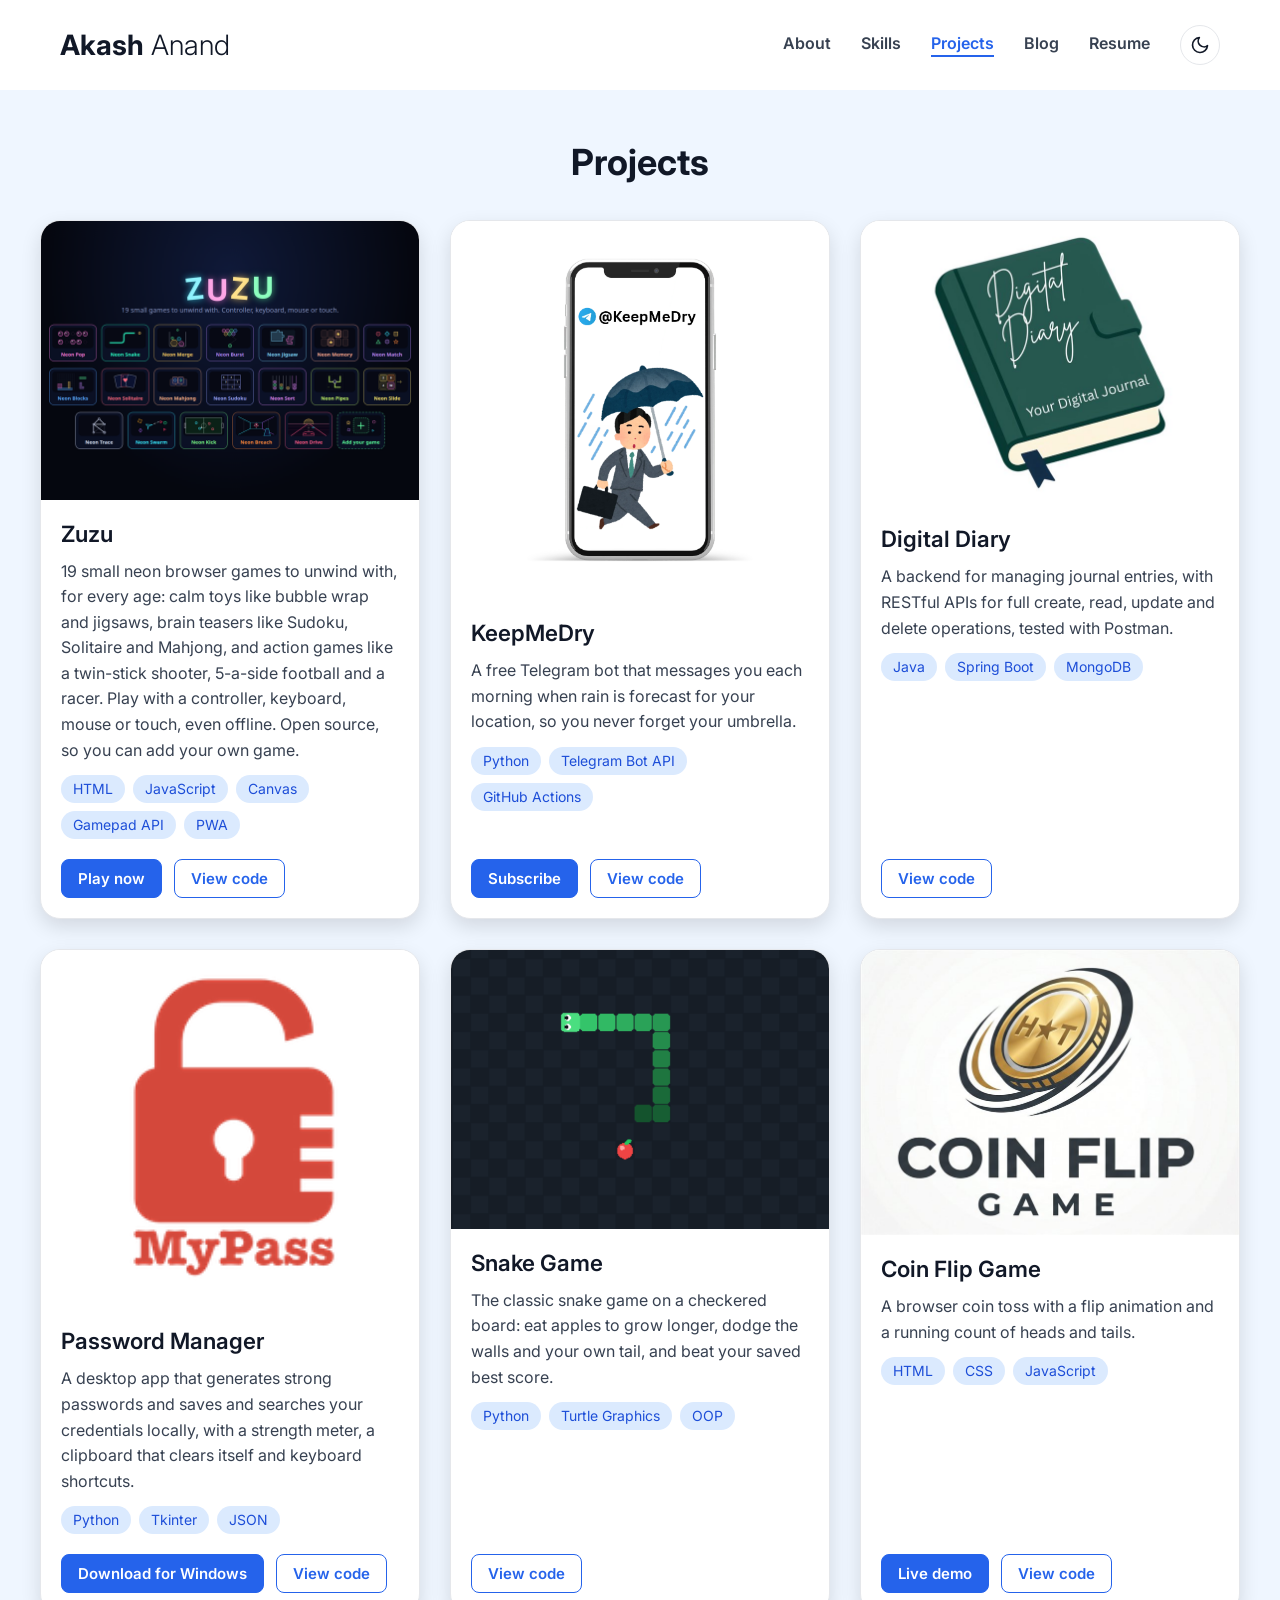
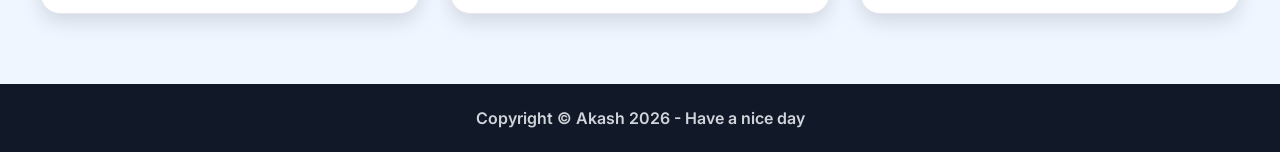
<file: project.html>
<!DOCTYPE html>
<html lang="en">
<head>
    <meta charset="UTF-8">
    <meta name="viewport" content="width=device-width, initial-scale=1">
    <title>Projects | Akash Anand</title>
    <meta name="description" content="Projects built by Akash Anand: Zuzu, KeepMeDry, Digital Diary, a Password Manager, a Snake Game and a Coin Flip game.">
    <meta property="og:type" content="website">
    <meta property="og:url" content="https://connectakash.com/project.html">
    <meta property="og:title" content="Projects | Akash Anand">
    <meta property="og:description" content="Projects built by Akash Anand.">
    <meta property="og:image" content="https://connectakash.com/resources/akash.jpeg">
    <script>
        // Apply a saved theme before the page draws, so it doesn't flash.
        try { var t = localStorage.getItem("theme"); if (t === "light" || t === "dark") document.documentElement.dataset.theme = t; } catch (e) {}
    </script>
    <link rel="icon" href="/favicon.svg" type="image/svg+xml">
    <link rel="preconnect" href="https://fonts.googleapis.com">
    <link rel="preconnect" href="https://fonts.gstatic.com" crossorigin>
    <link rel="stylesheet" href="https://fonts.googleapis.com/css2?family=Inter:wght@300;400;600;700&display=swap">
    <link rel="stylesheet" href="/index.css">
    <link rel="stylesheet" href="/project.css">
</head>
<body>
    <header>
        <a class="name" href="/"><span class="first-name">Akash</span> <span class="last-name">Anand</span></a>
        <div class="header-actions">
            <nav class="nav-links" aria-label="Main">
                <a href="/#about">About</a>
                <a href="/#skills">Skills</a>
                <a href="/project.html" aria-current="page">Projects</a>
                <a href="/blog.html">Blog</a>
                <a href="/resources/assetResume.pdf" target="_blank" rel="noopener">Resume</a>
            </nav>
            <button id="theme-toggle" class="theme-toggle" type="button" aria-label="Dark mode">
                <svg class="icon-moon" viewBox="0 0 24 24" fill="none" stroke="currentColor" stroke-width="2" stroke-linecap="round" stroke-linejoin="round" aria-hidden="true"><path d="M21 12.79A9 9 0 1 1 11.21 3 7 7 0 0 0 21 12.79z"/></svg>
                <svg class="icon-sun" viewBox="0 0 24 24" fill="none" stroke="currentColor" stroke-width="2" stroke-linecap="round" stroke-linejoin="round" aria-hidden="true"><circle cx="12" cy="12" r="4"/><path d="M12 2v2M12 20v2M4.93 4.93l1.41 1.41M17.66 17.66l1.41 1.41M2 12h2M20 12h2M4.93 19.07l1.41-1.41M17.66 6.34l1.41-1.41"/></svg>
            </button>
        </div>
    </header>

    <main class="projects">
        <h1>Projects</h1>
        <div class="projects-container">

            <article class="project-card">
                <div class="project-frame">
                    <img src="/resources/zuzuLogo.png" alt="Zuzu: grid of all 19 neon games" class="project-image">
                </div>
                <div class="project-body">
                    <h2>Zuzu</h2>
                    <p>19 small neon browser games to unwind with, for every age: calm toys like bubble wrap and jigsaws, brain teasers like Sudoku, Solitaire and Mahjong, and action games like a twin-stick shooter, 5-a-side football and a racer. Play with a controller, keyboard, mouse or touch, even offline. Open source, so you can add your own game.</p>
                    <ul class="chips"><li>HTML</li><li>JavaScript</li><li>Canvas</li><li>Gamepad API</li><li>PWA</li></ul>
                    <div class="project-links">
                        <a href="https://iamgnu.github.io/zuzu/" class="primary" target="_blank" rel="noopener">Play now</a>
                        <a href="https://github.com/iamGNU/zuzu" target="_blank" rel="noopener">View code</a>
                    </div>
                </div>
            </article>

            <article class="project-card">
                <div class="project-frame">
                    <img src="/resources/KeepMeDry_logo.png" alt="KeepMeDry logo" class="project-image">
                </div>
                <div class="project-body">
                    <h2>KeepMeDry</h2>
                    <p>A free Telegram bot that messages you each morning when rain is forecast for your location, so you never forget your umbrella.</p>
                    <ul class="chips"><li>Python</li><li>Telegram Bot API</li><li>GitHub Actions</li></ul>
                    <div class="project-links">
                        <a href="https://t.me/KeepMeDryBot" class="primary" id="subscribe-keepmedry" target="_blank" rel="noopener">Subscribe</a>
                        <a href="https://github.com/iamGNU/KeepMeDry" target="_blank" rel="noopener">View code</a>
                    </div>
                </div>
            </article>

            <article class="project-card">
                <div class="project-frame">
                    <img src="/resources/digitalDiaryLogo.jpg" alt="Digital Diary logo" class="project-image">
                </div>
                <div class="project-body">
                    <h2>Digital Diary</h2>
                    <p>A backend for managing journal entries, with RESTful APIs for full create, read, update and delete operations, tested with Postman.</p>
                    <ul class="chips"><li>Java</li><li>Spring Boot</li><li>MongoDB</li></ul>
                    <div class="project-links">
                        <a href="https://github.com/iamGNU/DigitalDiary" target="_blank" rel="noopener">View code</a>
                    </div>
                </div>
            </article>

            <article class="project-card">
                <div class="project-frame">
                    <img src="/resources/passwordManagerLogo.png" alt="Password Manager logo" class="project-image">
                </div>
                <div class="project-body">
                    <h2>Password Manager</h2>
                    <p>A desktop app that generates strong passwords and saves and searches your credentials locally, with a strength meter, a clipboard that clears itself and keyboard shortcuts.</p>
                    <ul class="chips"><li>Python</li><li>Tkinter</li><li>JSON</li></ul>
                    <div class="project-links">
                        <a href="https://github.com/iamGNU/password_manager/releases/latest/download/PasswordManager.exe" class="primary" download title="Windows app, no install needed">Download for Windows</a>
                        <a href="https://github.com/iamGNU/password_manager" target="_blank" rel="noopener">View code</a>
                    </div>
                </div>
            </article>

            <article class="project-card">
                <div class="project-frame">
                    <img src="/resources/snakeGameLogo.png" alt="Snake Game screenshot" class="project-image">
                </div>
                <div class="project-body">
                    <h2>Snake Game</h2>
                    <p>The classic snake game on a checkered board: eat apples to grow longer, dodge the walls and your own tail, and beat your saved best score.</p>
                    <ul class="chips"><li>Python</li><li>Turtle Graphics</li><li>OOP</li></ul>
                    <div class="project-links">
                        <a href="https://github.com/iamGNU/snake_game" target="_blank" rel="noopener">View code</a>
                    </div>
                </div>
            </article>

            <article class="project-card">
                <div class="project-frame">
                    <img src="/resources/flipCoinLogo.jpg" alt="Coin Flip Game logo" class="project-image">
                </div>
                <div class="project-body">
                    <h2>Coin Flip Game</h2>
                    <p>A browser coin toss with a flip animation and a running count of heads and tails.</p>
                    <ul class="chips"><li>HTML</li><li>CSS</li><li>JavaScript</li></ul>
                    <div class="project-links">
                        <a href="/coin_flip_game.html" class="primary">Live demo</a>
                        <a href="https://github.com/codecopakash/connectakash" target="_blank" rel="noopener">View code</a>
                    </div>
                </div>
            </article>

        </div>
    </main>

    <!-- Shown on computers when someone clicks Subscribe on KeepMeDry -->
    <dialog id="subscribe-dialog" class="subscribe-dialog" aria-labelledby="subscribe-title">
        <button type="button" class="dialog-close" data-close aria-label="Close">&times;</button>
        <h2 id="subscribe-title">Subscribe to KeepMeDry</h2>
        <p>Get a Telegram message on mornings when rain is on the way.</p>

        <div class="subscribe-options">
            <div class="subscribe-option">
                <h3>On this computer</h3>
                <p>Opens the bot in Telegram Desktop or Telegram Web.</p>
                <a href="https://t.me/KeepMeDryBot" class="subscribe-open" target="_blank" rel="noopener">Open Telegram</a>
            </div>
            <div class="subscribe-option">
                <h3>On your phone</h3>
                <p>Scan with your phone's camera.</p>
                <img src="/resources/keepmedry-qr.svg" alt="QR code linking to t.me/KeepMeDryBot" class="subscribe-qr" width="180" height="180">
            </div>
        </div>

        <p class="subscribe-note">Then tap <strong>Start</strong> and share your location or type your city.</p>
    </dialog>

    <footer>
        <p>Copyright &copy; Akash 2026 - Have a nice day</p>
    </footer>
    <script src="/theme.js"></script>
    <script src="/subscribe.js"></script>
    <script data-goatcounter="https://connectakash.goatcounter.com/count" async src="https://gc.zgo.at/count.js"></script>
</body>
</html>
</file>
<file: index.css>
/* ---------- Colour tokens (light) ---------- */
:root {
  --bg: #ffffff;
  --bg-soft: #eff6ff;
  --surface: #ffffff;
  --text: #111827;
  --text-muted: #374151;
  --text-subtle: #4b5563;
  --accent: #2563eb;
  --accent-strong: #1d4ed8;
  --border: #e5e7eb;
  --chip-bg: #dbeafe;
  --chip-text: #1d4ed8;
  --footer-bg: #111827;
  --footer-text: #d1d5db;
  --shadow: 0 8px 20px rgba(0, 0, 0, 0.12);
  --icon-filter: none;
  color-scheme: light;
}

/* ---------- Colour tokens (dark) ----------
   By default the site follows the system setting. The theme toggle sets
   data-theme="light" or "dark" on <html> to override it. */
@media (prefers-color-scheme: dark) {
  :root:not([data-theme="light"]) {
    --bg: #0b1120;
    --bg-soft: #111827;
    --surface: #1f2937;
    --text: #f9fafb;
    --text-muted: #d1d5db;
    --text-subtle: #9ca3af;
    --accent: #60a5fa;
    --accent-strong: #93c5fd;
    --border: #374151;
    --chip-bg: #1e3a8a;
    --chip-text: #dbeafe;
    --footer-bg: #030712;
    --footer-text: #9ca3af;
    --shadow: 0 8px 20px rgba(0, 0, 0, 0.5);
    --icon-filter: invert(1);
    color-scheme: dark;
  }
}

:root[data-theme="dark"] {
  --bg: #0b1120;
  --bg-soft: #111827;
  --surface: #1f2937;
  --text: #f9fafb;
  --text-muted: #d1d5db;
  --text-subtle: #9ca3af;
  --accent: #60a5fa;
  --accent-strong: #93c5fd;
  --border: #374151;
  --chip-bg: #1e3a8a;
  --chip-text: #dbeafe;
  --footer-bg: #030712;
  --footer-text: #9ca3af;
  --shadow: 0 8px 20px rgba(0, 0, 0, 0.5);
  --icon-filter: invert(1);
  color-scheme: dark;
}

/* ---------- Base ---------- */
* {
  box-sizing: border-box;
}

html {
  scroll-behavior: smooth;
}

body {
  margin: 0;
  min-height: 100vh;
  display: flex;
  flex-direction: column;
  font-family: "Inter", Arial, sans-serif;
  background-color: var(--bg);
  color: var(--text);
}

main {
  flex: 1;
}

img {
  max-width: 100%;
}

a:focus-visible,
button:focus-visible {
  outline: 3px solid var(--accent);
  outline-offset: 3px;
}

/* ---------- Header ---------- */
header {
  display: flex;
  flex-wrap: wrap;
  gap: 12px 24px;
  padding: 25px 60px;
  align-items: center;
  justify-content: space-between;
  background-color: var(--bg);
}

header a {
  text-decoration: none;
  color: var(--text);
  font-weight: 600;
}

.name {
  font-size: 28px;
}

.first-name {
  font-weight: 700;
}

.last-name {
  font-weight: 300;
}

.nav-links {
  display: flex;
  flex-wrap: wrap;
  gap: 12px 30px;
}

.nav-links a {
  font-size: 16px;
  color: var(--text-muted);
  border-bottom: 2px solid transparent;
  padding-bottom: 2px;
}

.nav-links a:hover {
  color: var(--accent-strong);
}

.nav-links a[aria-current="page"] {
  color: var(--accent);
  border-bottom-color: var(--accent);
}

.header-actions {
  display: flex;
  flex-wrap: wrap;
  align-items: center;
  gap: 12px 30px;
}

/* ---------- Dark mode toggle ---------- */
.theme-toggle {
  display: inline-flex;
  align-items: center;
  justify-content: center;
  width: 40px;
  height: 40px;
  padding: 0;
  border-radius: 50%;
  border: 1px solid var(--border);
  background-color: var(--surface);
  color: var(--text);
  cursor: pointer;
  transition: background-color 0.2s ease;
}

.theme-toggle:hover {
  background-color: var(--border);
}

.theme-toggle svg {
  width: 20px;
  height: 20px;
}

/* Show the moon in light mode (click to go dark), the sun in dark mode. */
.theme-toggle .icon-sun {
  display: none;
}

:root[data-theme="dark"] .theme-toggle .icon-sun {
  display: block;
}

:root[data-theme="dark"] .theme-toggle .icon-moon {
  display: none;
}

@media (prefers-color-scheme: dark) {
  :root:not([data-theme="light"]) .theme-toggle .icon-sun {
    display: block;
  }

  :root:not([data-theme="light"]) .theme-toggle .icon-moon {
    display: none;
  }
}

/* ---------- Hero ---------- */
.hero {
  background-color: var(--bg-soft);
  padding: 70px 50px;
}

.hero-section {
  display: flex;
  justify-content: space-between;
  align-items: center;
  gap: 60px;
  max-width: 1100px;
  margin: 0 auto;
}

.hero-text {
  display: flex;
  flex-direction: column;
  align-items: flex-start;
  max-width: 500px;
}

.hero-text h1 {
  font-size: 52px;
  line-height: 1.2;
  margin: 0 0 16px 0;
}

.highlight {
  color: var(--accent);
}

.name-link {
  text-decoration: none;
  text-underline-offset: 6px;
  text-decoration-thickness: 3px;
}

.name-link:hover,
.name-link:focus-visible {
  text-decoration: underline;
}

.role {
  font-size: 20px;
  color: var(--text-muted);
  margin: 0 0 24px 0;
}

.resume-button {
  display: inline-flex;
  align-items: center;
  gap: 8px;
  padding: 12px 18px;
  border-radius: 8px;
  font-size: 16px;
  text-decoration: none;
  color: var(--text);
  background-color: var(--surface);
  border: 1px solid var(--border);
  transition: transform 0.3s ease, box-shadow 0.3s ease, background-color 0.3s ease;
}

.resume-button:hover {
  background-color: var(--border);
  transform: translateY(-2px);
  box-shadow: 0 4px 12px rgba(0, 0, 0, 0.2);
}

.icon {
  width: 18px;
  height: 18px;
  filter: var(--icon-filter);
}

.social-links {
  display: flex;
  margin-top: 30px;
  gap: 30px;
}

.social-links img {
  display: block;
  width: 30px;
  height: 30px;
  filter: var(--icon-filter);
  transition: transform 0.2s ease;
}

.social-links a:hover img {
  transform: scale(1.1);
}

.photo-frame {
  position: relative;
  width: 380px;
  height: 520px;
  flex-shrink: 0;
  margin-right: 20px;
}

.blue-frame {
  position: absolute;
  top: 10px;
  left: 20px;
  width: 100%;
  height: 100%;
  background-color: var(--accent);
  border-radius: 20px;
  transform: rotate(6deg);
  z-index: 1;
}

.my-image {
  position: relative;
  width: 100%;
  height: 100%;
  object-fit: cover;
  border-radius: 20px;
  display: block;
  z-index: 2;
}

/* ---------- Content sections ---------- */
.section {
  max-width: 1000px;
  margin: 0 auto;
  padding: 60px 24px;
  scroll-margin-top: 20px;
}

.section h2 {
  font-size: 32px;
  margin: 0 0 24px 0;
}

.section p,
.section li {
  font-size: 17px;
  line-height: 1.7;
  color: var(--text-muted);
}

.section ul {
  padding-left: 20px;
}

.section a {
  color: var(--accent);
}

.alt-bg {
  background-color: var(--bg-soft);
}

.skill-groups {
  display: grid;
  grid-template-columns: repeat(auto-fit, minmax(220px, 1fr));
  gap: 20px;
}

.skill-group {
  background-color: var(--surface);
  border: 1px solid var(--border);
  border-radius: 12px;
  padding: 20px;
}

.skill-group h3 {
  margin: 0 0 12px 0;
  font-size: 18px;
}

.chips {
  display: flex;
  flex-wrap: wrap;
  gap: 8px;
  padding: 0;
  margin: 0;
  list-style: none;
}

.chips li {
  font-size: 14px;
  line-height: 1;
  padding: 7px 12px;
  border-radius: 999px;
  background-color: var(--chip-bg);
  color: var(--chip-text);
}

.timeline-item {
  border-left: 3px solid var(--accent);
  padding: 4px 0 4px 20px;
  margin-bottom: 24px;
}

.timeline-item h3 {
  margin: 0 0 4px 0;
  font-size: 19px;
}

.timeline-item p {
  margin: 0;
}

.meta {
  font-size: 15px;
  color: var(--text-subtle);
}

/* ---------- Footer ---------- */
footer {
  background-color: var(--footer-bg);
  color: var(--footer-text);
  text-align: center;
  padding: 24px;
}

footer p {
  margin: 0;
  font-size: 16px;
  font-weight: 600;
}

/* ---------- Tablets and phones ---------- */
@media (max-width: 900px) {
  header {
    padding: 20px 24px;
  }

  /* Name and toggle on the first row, menu on the second. */
  .header-actions {
    display: contents;
  }

  .theme-toggle {
    order: 1;
  }

  .nav-links {
    order: 2;
    width: 100%;
  }

  .hero {
    padding: 48px 24px;
  }

  .hero-section {
    flex-direction: column-reverse;
    gap: 48px;
  }

  .hero-text {
    align-items: center;
    text-align: center;
  }

  .photo-frame {
    width: min(300px, 75vw);
    height: auto;
    aspect-ratio: 380 / 520;
    margin-right: 0;
  }
}

@media (max-width: 480px) {
  .name {
    font-size: 24px;
  }

  .hero-text h1 {
    font-size: 40px;
  }

  .role {
    font-size: 18px;
  }

  .social-links {
    gap: 24px;
  }
}

@media (prefers-reduced-motion: reduce) {
  *,
  *::before,
  *::after {
    transition: none !important;
    animation: none !important;
    scroll-behavior: auto !important;
  }
}
</file>
<file: project.css>
.projects {
    background-color: var(--bg-soft);
    padding: 50px 24px 70px;
}

.projects h1 {
    text-align: center;
    font-size: 36px;
    margin: 0 0 36px 0;
}

.projects-container {
    display: flex;
    flex-wrap: wrap;
    justify-content: center;
    gap: 30px;
}

.project-card {
    display: flex;
    flex-direction: column;
    width: 380px;
    max-width: 100%;
    background-color: var(--surface);
    border: 1px solid var(--border);
    border-radius: 20px;
    overflow: hidden;
    box-shadow: var(--shadow);
    transition: transform 0.3s ease;
}

.project-card:hover {
    transform: translateY(-8px);
}

.project-frame {
    aspect-ratio: 380 / 280;
    background-color: #ffffff;
}

.project-image {
    display: block;
    width: 100%;
    height: 100%;
    object-fit: contain;
}

.project-body {
    display: flex;
    flex-direction: column;
    gap: 12px;
    flex: 1;
    padding: 20px;
}

.project-body h2 {
    margin: 0;
    font-size: 1.4rem;
    font-weight: 600;
}

.project-body p {
    margin: 0;
    line-height: 1.6;
    color: var(--text-muted);
}

.project-links {
    display: flex;
    flex-wrap: wrap;
    gap: 12px;
    margin-top: auto;
    padding-top: 8px;
}

.project-links a {
    padding: 9px 16px;
    border-radius: 8px;
    font-size: 15px;
    font-weight: 600;
    text-decoration: none;
    border: 1px solid var(--accent);
    color: var(--accent);
}

.project-links a.primary {
    background-color: var(--accent);
    color: var(--bg);
}

.project-links a:hover {
    background-color: var(--accent-strong);
    border-color: var(--accent-strong);
    color: var(--bg);
}

/* ---------- KeepMeDry subscribe dialog ---------- */
.subscribe-dialog {
    position: relative;
    width: min(560px, calc(100vw - 32px));
    padding: 32px 28px 24px;
    border: 1px solid var(--border);
    border-radius: 20px;
    background-color: var(--surface);
    color: var(--text);
    box-shadow: var(--shadow);
}

.subscribe-dialog::backdrop {
    background-color: rgba(3, 7, 18, 0.6);
}

.subscribe-dialog h2 {
    margin: 0 0 8px 0;
    font-size: 24px;
}

.subscribe-dialog p {
    margin: 0;
    line-height: 1.6;
    color: var(--text-muted);
}

.dialog-close {
    position: absolute;
    top: 12px;
    right: 12px;
    width: 36px;
    height: 36px;
    border: none;
    border-radius: 50%;
    background: none;
    color: var(--text-muted);
    font-size: 26px;
    line-height: 1;
    cursor: pointer;
}

.dialog-close:hover {
    background-color: var(--border);
}

.subscribe-options {
    display: grid;
    grid-template-columns: repeat(auto-fit, minmax(200px, 1fr));
    gap: 16px;
    margin: 24px 0 20px;
}

.subscribe-option {
    display: flex;
    flex-direction: column;
    align-items: center;
    gap: 10px;
    padding: 20px;
    text-align: center;
    border: 1px solid var(--border);
    border-radius: 14px;
    background-color: var(--bg-soft);
}

.subscribe-option h3 {
    margin: 0;
    font-size: 17px;
}

.subscribe-option p {
    font-size: 14px;
}

.subscribe-open {
    margin-top: auto;
    padding: 10px 18px;
    border-radius: 8px;
    font-weight: 600;
    text-decoration: none;
    background-color: var(--accent);
    color: var(--bg);
}

.subscribe-open:hover {
    background-color: var(--accent-strong);
}

/* The QR code stays dark-on-white in both themes so phones can scan it. */
.subscribe-qr {
    display: block;
    width: 180px;
    height: 180px;
    border-radius: 8px;
    background-color: #ffffff;
}

.subscribe-note {
    font-size: 14px;
    text-align: center;
}
</file>
